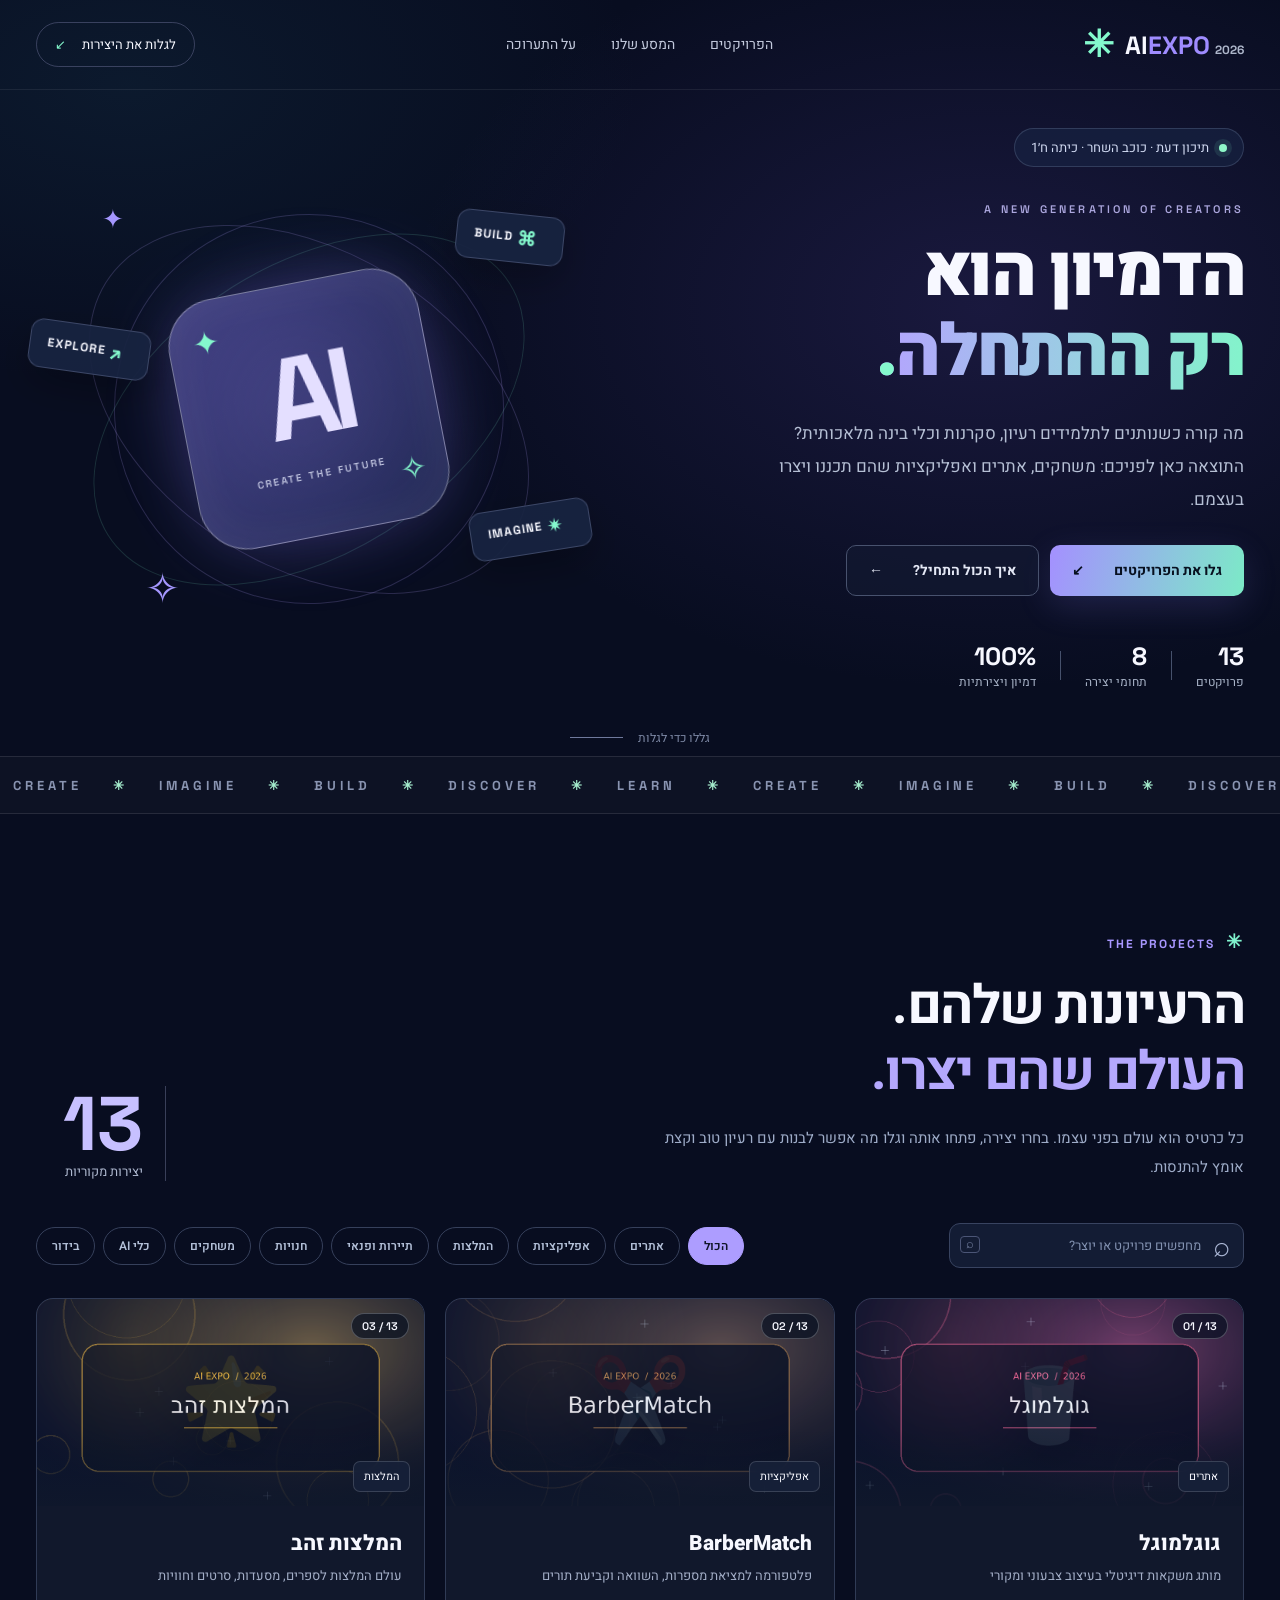
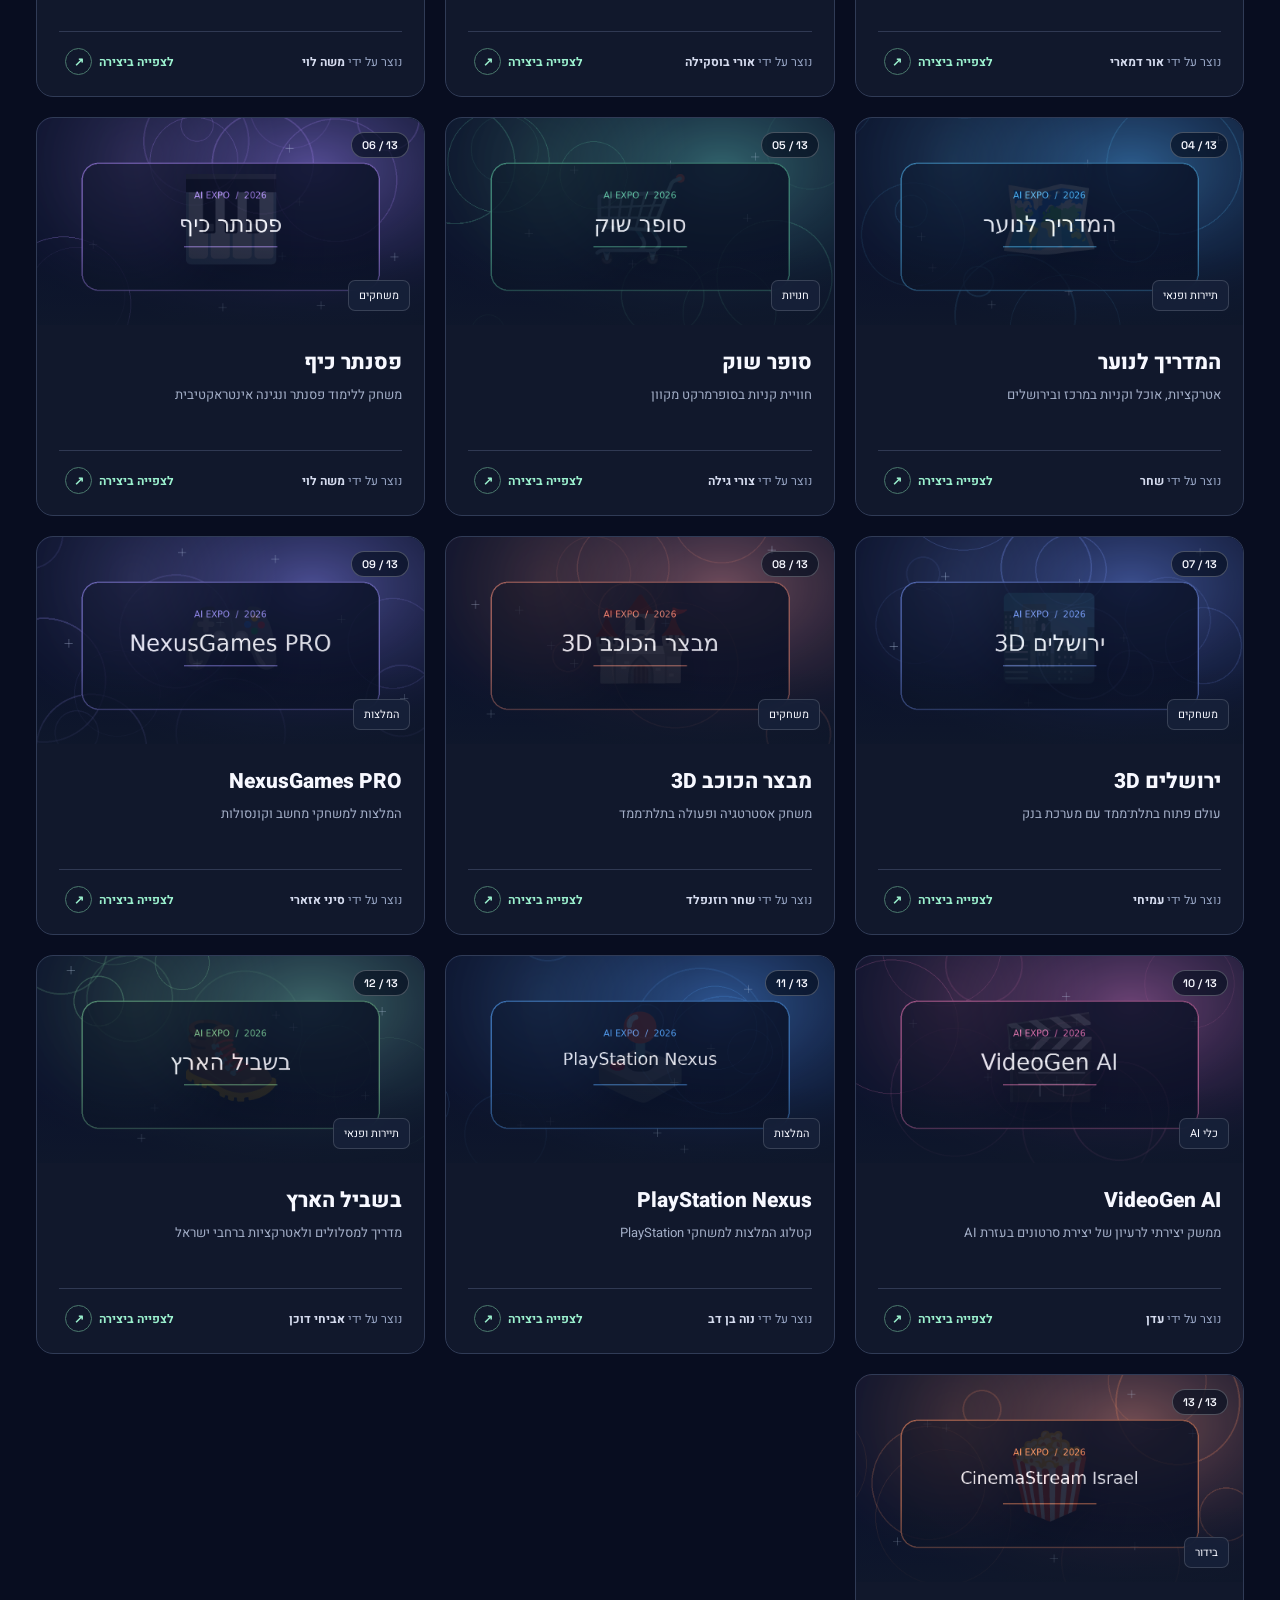
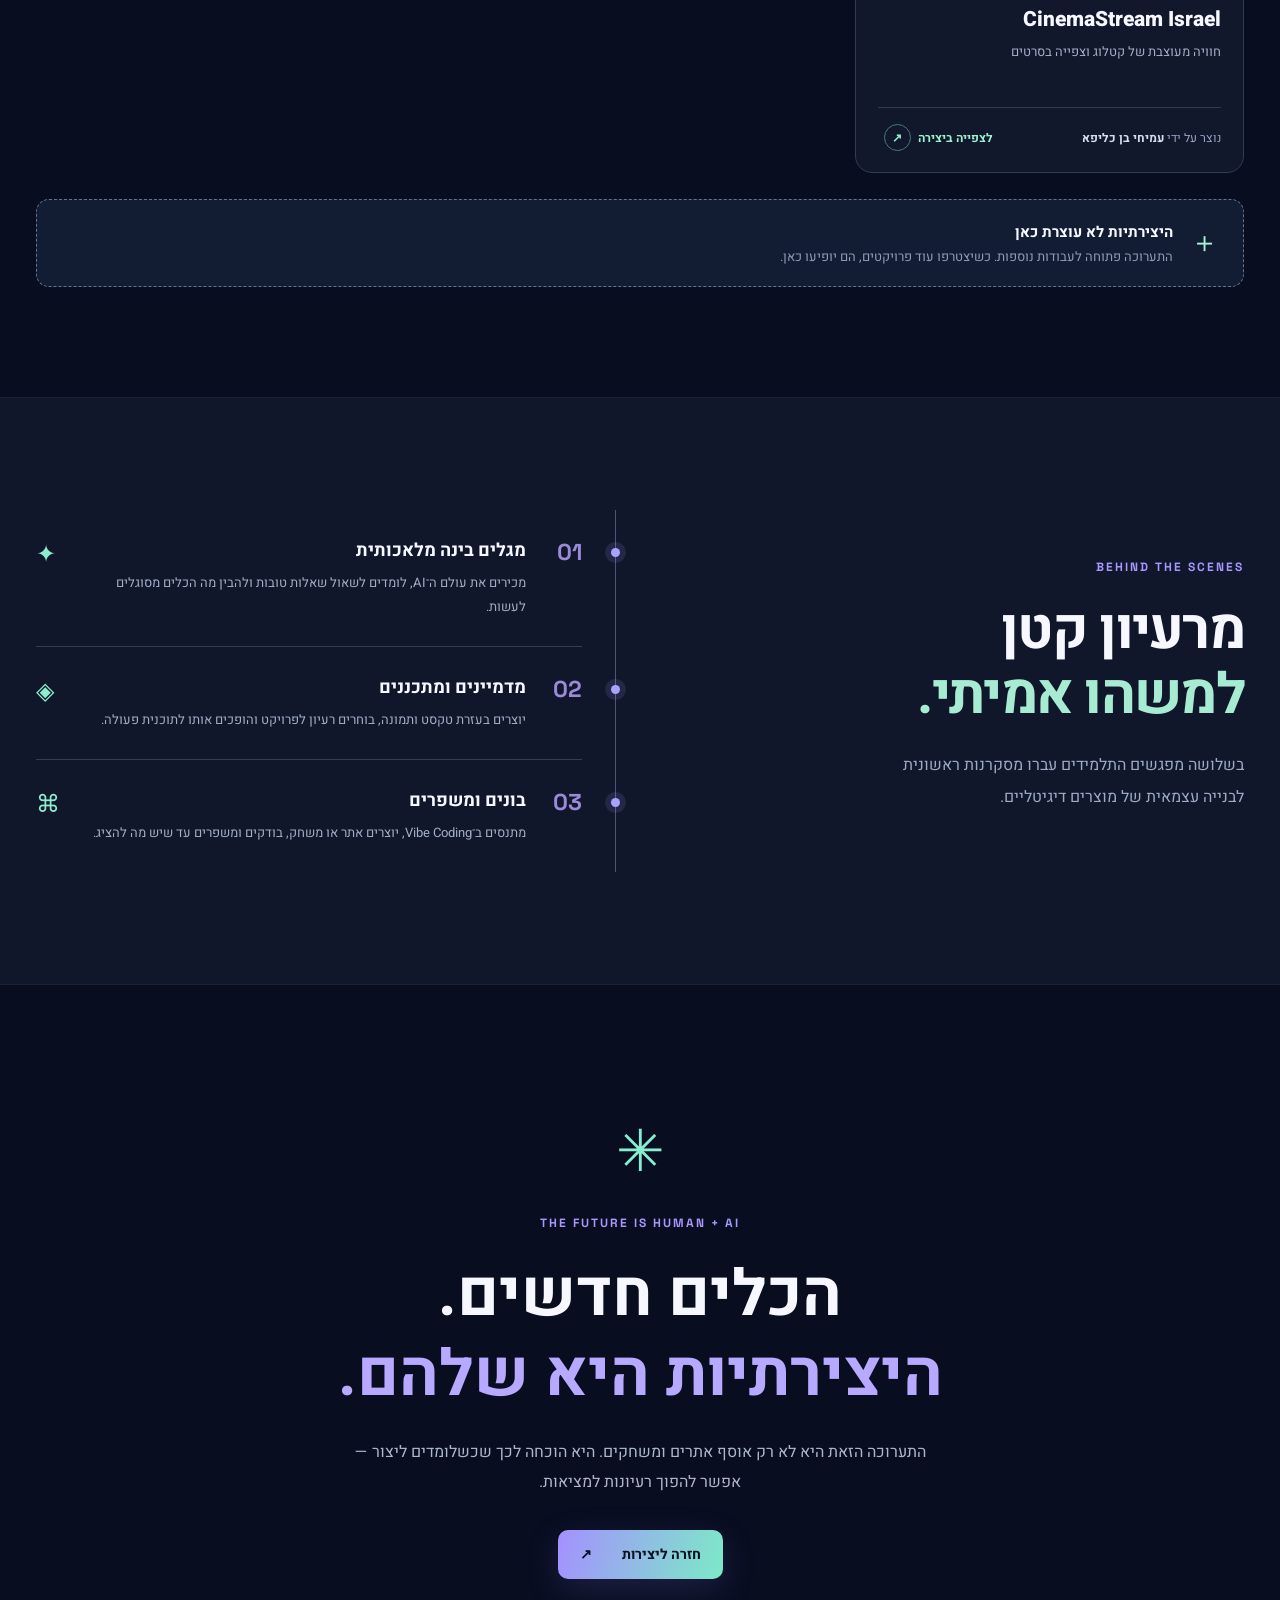
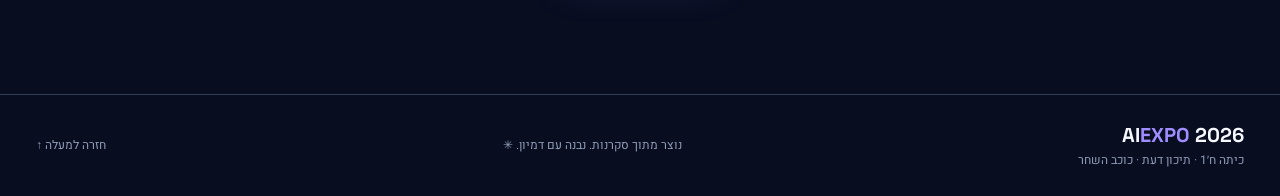
<file: ai-expo-h1/index.html>
<!doctype html>
<html lang="he" dir="rtl">
<head>
  <meta charset="utf-8" />
  <meta name="viewport" content="width=device-width,initial-scale=1" />
  <meta name="description" content="AI EXPO 2026 — תערוכת יצירות הבינה המלאכותית של כיתה ח׳1, תיכון דעת כוכב השחר" />
  <meta name="theme-color" content="#080e23" />
  <title>AI EXPO 2026 | כיתה ח׳1 · תיכון דעת</title>
  <link rel="preconnect" href="https://fonts.googleapis.com" />
  <link rel="preconnect" href="https://fonts.gstatic.com" crossorigin />
  <link href="https://fonts.googleapis.com/css2?family=Heebo:wght@300;400;500;600;700;800;900&family=Space+Grotesk:wght@400;500;600;700&display=swap" rel="stylesheet" />
  <link rel="stylesheet" href="style.css" />
</head>
<body>
  <div class="page-glow"></div>
  <header class="topbar" id="top">
    <div class="nav-container wrap">
      <a class="brand" href="#top" aria-label="חזרה לראש העמוד"><span class="brand-mark">✳</span><span>AI<span class="brand-accent">EXPO</span><small>2026</small></span></a>
      <nav aria-label="ניווט ראשי"><a href="#projects">הפרויקטים</a><a href="#journey">המסע שלנו</a><a href="#about">על התערוכה</a></nav>
      <a class="nav-button" href="#projects">לגלות את היצירות <span>↙</span></a>
    </div>
  </header>
  <main>
    <section class="hero wrap">
      <div class="hero-inner">
        <div class="hero-copy">
          <span class="eyebrow"><span class="pulse"></span> תיכון דעת · כוכב השחר · כיתה ח׳1</span>
          <div class="hero-overline">A NEW GENERATION OF CREATORS</div>
          <h1>הדמיון הוא<br /><span>רק ההתחלה<span class="h1-dot">.</span></span></h1>
          <p class="hero-description">מה קורה כשנותנים לתלמידים רעיון, סקרנות וכלי בינה מלאכותית? התוצאה כאן לפניכם: משחקים, אתרים ואפליקציות שהם תכננו ויצרו בעצמם.</p>
          <div class="hero-actions"><a class="btn primary" href="#projects">גלו את הפרויקטים <span>↙</span></a><a class="btn secondary" href="#journey">איך הכול התחיל? <span>←</span></a></div>
          <div class="hero-meta"><div><strong id="projectCount">13</strong><span>פרויקטים</span></div><div class="meta-divider"></div><div><strong id="categoryCount">7</strong><span>תחומי יצירה</span></div><div class="meta-divider"></div><div><strong>100%</strong><span>דמיון ויצירתיות</span></div></div>
        </div>
        <div class="hero-art" aria-hidden="true"><div class="orbit orbit-one"></div><div class="orbit orbit-two"></div><div class="orbit orbit-three"></div><div class="hero-halo"></div><div class="center-art"><div class="sparkle-left">✦</div><span class="art-ai">AI</span><span class="art-label">CREATE THE FUTURE</span><div class="sparkle-right">✧</div></div><div class="float-card fc-one"><span>⌘</span> BUILD</div><div class="float-card fc-two"><span>✴</span> IMAGINE</div><div class="float-card fc-three"><span>↗</span> EXPLORE</div><div class="tiny-star star-one">✦</div><div class="tiny-star star-two">✧</div></div>
      </div>
      <a class="scroll-hint" href="#projects"><span>גללו כדי לגלות</span><span class="scroll-line"></span></a>
    </section>
    <section class="marquee" aria-label="לומדים יוצרים מגלים"><div class="marquee-track"><span>LEARN <b>✳</b> CREATE <b>✳</b> IMAGINE <b>✳</b> BUILD <b>✳</b> DISCOVER <b>✳</b> LEARN <b>✳</b> CREATE <b>✳</b> IMAGINE <b>✳</b> BUILD <b>✳</b> DISCOVER <b>✳</b></span></div></section>
    <section class="gallery-section wrap" id="projects">
      <div class="section-head"><div><span class="section-kicker"><span class="small-star">✳</span> THE PROJECTS</span><h2>הרעיונות שלהם.<br /><span>העולם שהם יצרו.</span></h2><p>כל כרטיס הוא עולם בפני עצמו. בחרו יצירה, פתחו אותה וגלו מה אפשר לבנות עם רעיון טוב וקצת אומץ להתנסות.</p></div><div class="section-counter"><span id="countLarge">13</span><small>יצירות מקוריות</small></div></div>
      <div class="toolbar"><div class="search-wrap"><span class="search-ico">⌕</span><input id="search" type="search" placeholder="מחפשים פרויקט או יוצר?" autocomplete="off" aria-label="חיפוש פרויקט" /><kbd>⌕</kbd></div><div class="filter-list" id="filters" role="group" aria-label="סינון לפי תחום"></div></div>
      <div class="grid" id="gallery" aria-live="polite"></div>
      <div id="emptyState" class="empty" hidden><span>✳</span><h3>לא נמצאו יצירות מתאימות</h3><p>נסו חיפוש אחר או בחרו בכל הפרויקטים.</p><button type="button" id="clearSearch">הצגת הכול</button></div>
      <div class="more-note"><span class="note-icon">＋</span><div><strong>היצירתיות לא עוצרת כאן</strong><p>התערוכה פתוחה לעבודות נוספות. כשיצטרפו עוד פרויקטים, הם יופיעו כאן.</p></div></div>
    </section>
    <section class="journey-section" id="journey"><div class="wrap journey-inner"><div class="journey-heading"><span class="section-kicker">BEHIND THE SCENES</span><h2>מרעיון קטן<br /><em>למשהו אמיתי.</em></h2><p>בשלושה מפגשים התלמידים עברו מסקרנות ראשונית לבנייה עצמאית של מוצרים דיגיטליים.</p></div><div class="journey-steps"><article class="step"><span class="step-number">01</span><div><h3>מגלים בינה מלאכותית</h3><p>מכירים את עולם ה־AI, לומדים לשאול שאלות טובות ולהבין מה הכלים מסוגלים לעשות.</p></div><span class="step-icon">✦</span></article><article class="step"><span class="step-number">02</span><div><h3>מדמיינים ומתכננים</h3><p>יוצרים בעזרת טקסט ותמונה, בוחרים רעיון לפרויקט והופכים אותו לתוכנית פעולה.</p></div><span class="step-icon">◈</span></article><article class="step"><span class="step-number">03</span><div><h3>בונים ומשפרים</h3><p>מתנסים ב־Vibe Coding, יוצרים אתר או משחק, בודקים ומשפרים עד שיש מה להציג.</p></div><span class="step-icon">⌘</span></article></div></div></section>
    <section class="closing wrap" id="about"><span class="closing-symbol">✳</span><span class="section-kicker">THE FUTURE IS HUMAN + AI</span><h2>הכלים חדשים.<br /><span>היצירתיות היא שלהם.</span></h2><p>התערוכה הזאת היא לא רק אוסף אתרים ומשחקים. היא הוכחה לכך שכשלומדים ליצור — אפשר להפוך רעיונות למציאות.</p><a class="btn primary" href="#projects">חזרה ליצירות <span>↗</span></a></section>
  </main>
  <footer><div class="wrap footer-inner"><div class="footer-brand"><strong>AI<span>EXPO</span> 2026</strong><small>כיתה ח׳1 · תיכון דעת · כוכב השחר</small></div><p>נוצר מתוך סקרנות. נבנה עם דמיון. ✳</p><a href="#top">חזרה למעלה ↑</a></div></footer>
  <dialog class="project-modal" id="projectModal" aria-label="תצוגת פרויקט"><div class="modal-bar"><div><span id="modalIcon">✳</span><div><strong id="modalTitle">פרויקט</strong><small id="modalAuthor">יצירה של תלמידי הכיתה</small></div></div><div class="modal-actions"><a id="modalNewTab" href="#" target="_blank" rel="noopener noreferrer">פתיחה בחלון חדש ↗</a><button id="modalClose" type="button" aria-label="סגירת תצוגה">✕</button></div></div><iframe id="modalFrame" title="תצוגת פרויקט" loading="lazy" referrerpolicy="no-referrer"></iframe></dialog>
  <script src="app.js" defer></script>
</body>
</html>
</file>
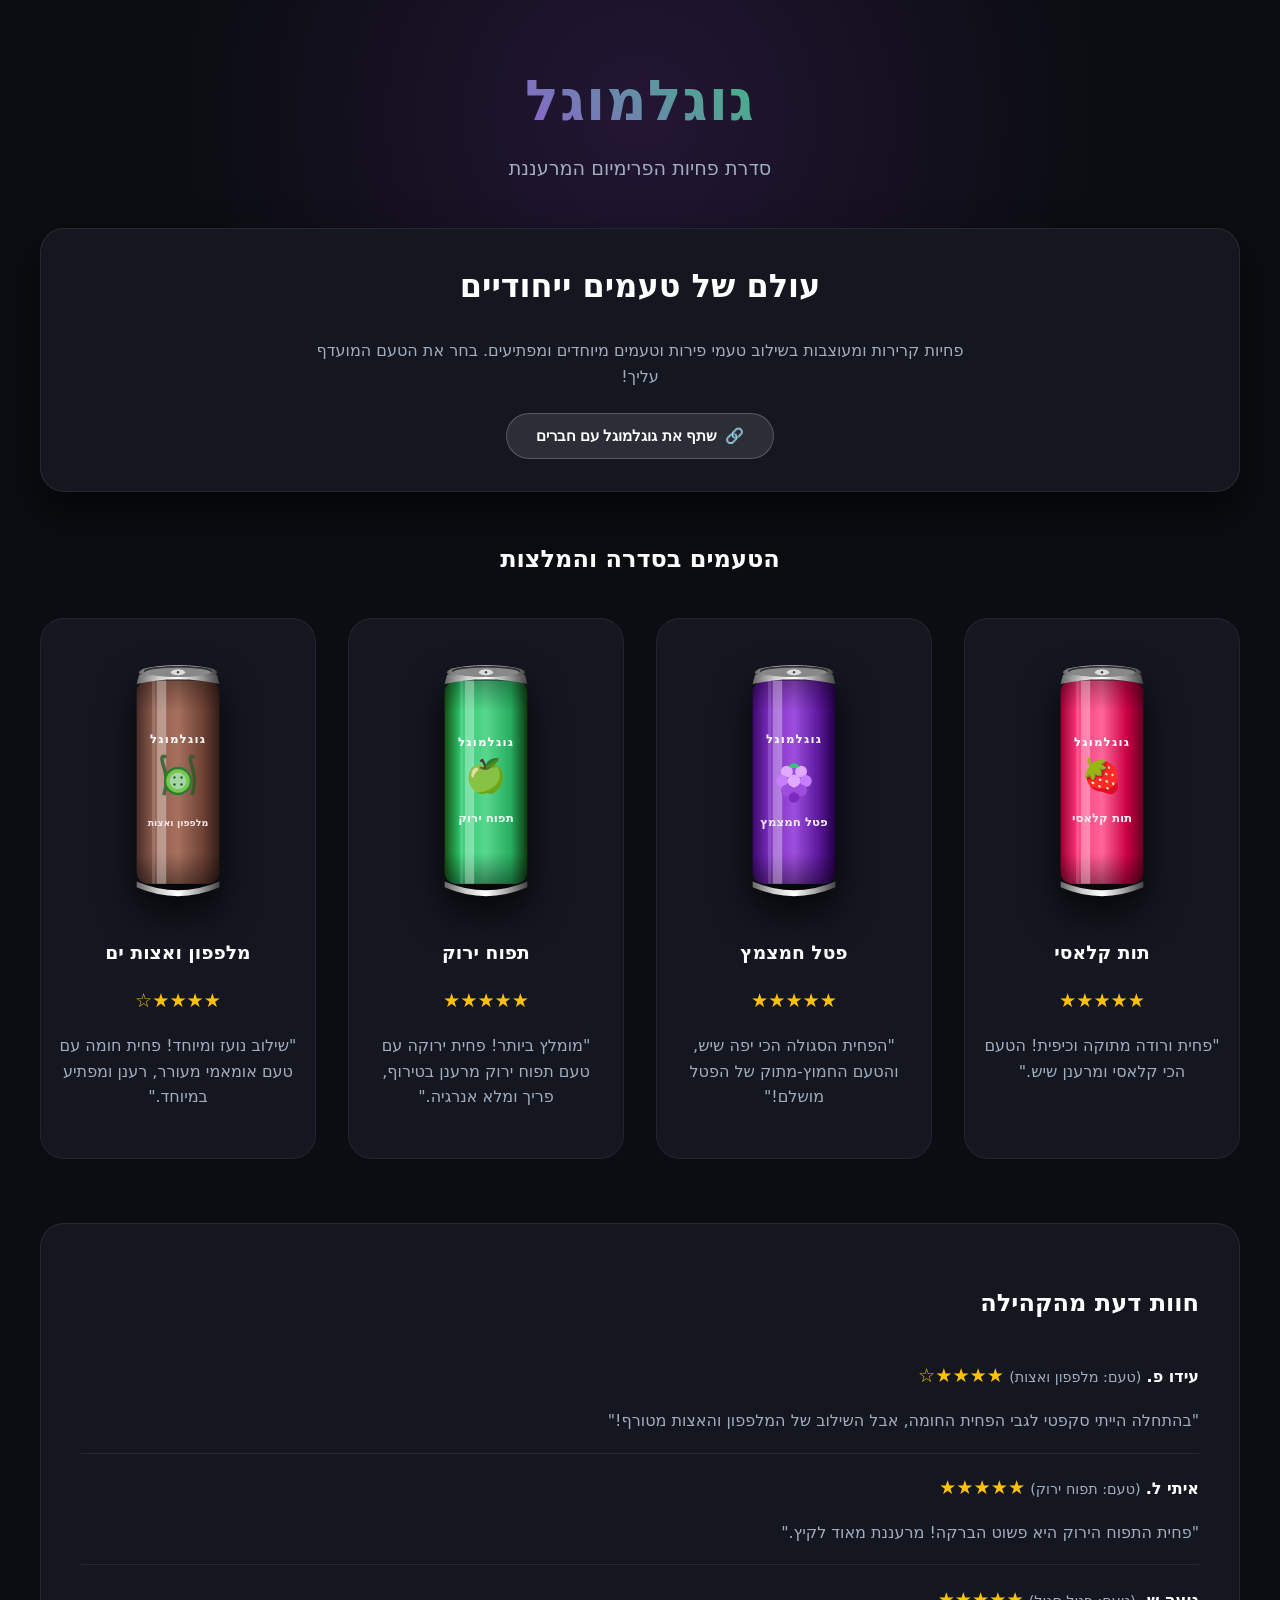
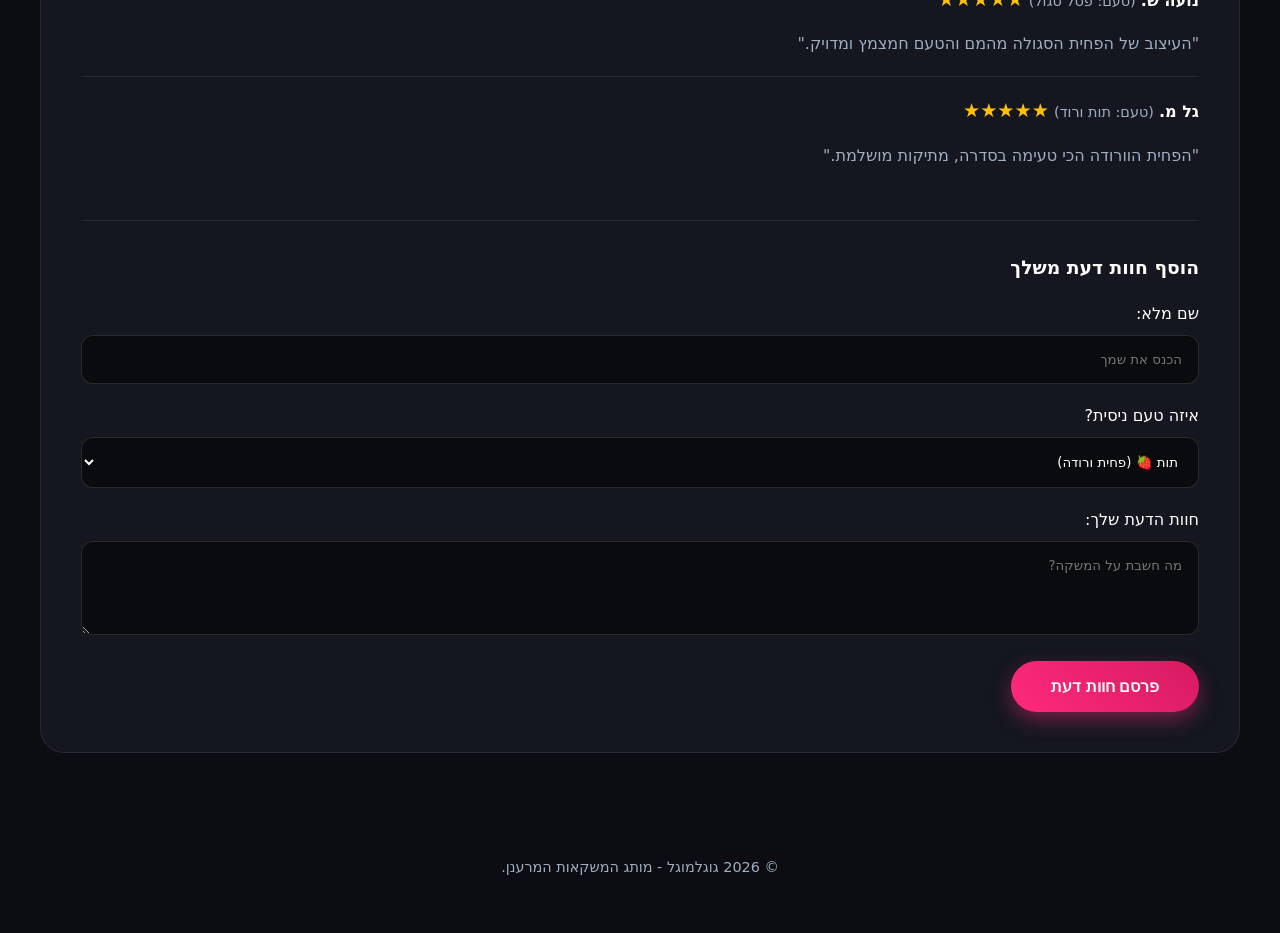
<file: ai-expo-h1/projects/googlemogel.html>
<!DOCTYPE html>
<html lang="he" dir="rtl">
<head>
    <meta charset="UTF-8">
    <meta name="viewport" content="width=device-width, initial-scale=1.0">
    <title>גוגלמוגל - סדרת המשקאות המרעננת</title>
    <style>
        :root {
            --bg-color: #0b0d12;
            --card-bg: #141720;
            --text-main: #ffffff;
            --text-sub: #a0aec0;
            --pink-accent: #ff2a7d;
            --purple-accent: #9d4edd;
            --green-accent: #2ecc71;
            --brown-accent: #8d5b4c;
        }

        body {
            font-family: 'Segoe UI', system-ui, -apple-system, sans-serif;
            margin: 0;
            padding: 0;
            background-color: var(--bg-color);
            color: var(--text-main);
            line-height: 1.6;
        }

        header {
            background: radial-gradient(circle at center, #231634 0%, var(--bg-color) 70%);
            padding: 3.5rem 1rem 1.5rem 1rem;
            text-align: center;
        }

        header h1 {
            font-size: 3.5rem;
            margin: 0;
            background: linear-gradient(45deg, var(--pink-accent), var(--purple-accent), var(--green-accent), var(--brown-accent));
            -webkit-background-clip: text;
            -webkit-text-fill-color: transparent;
            font-weight: 900;
            letter-spacing: 1px;
        }

        header p {
            font-size: 1.2rem;
            color: var(--text-sub);
            margin-top: 0.5rem;
        }

        .container {
            max-width: 1200px;
            margin: 0 auto;
            padding: 0 1.5rem 3rem 1.5rem;
        }

        .hero-banner {
            background: var(--card-bg);
            border: 1px solid rgba(255, 255, 255, 0.08);
            border-radius: 24px;
            padding: 2rem;
            text-align: center;
            box-shadow: 0 20px 40px rgba(0,0,0,0.6);
            margin-bottom: 3rem;
            position: relative;
        }

        .hero-banner h2 {
            font-size: 2rem;
            margin-top: 0;
        }

        .flavors-grid {
            display: grid;
            grid-template-columns: repeat(auto-fit, minmax(250px, 1fr));
            gap: 2rem;
        }

        .flavor-card {
            background: var(--card-bg);
            border: 1px solid rgba(255, 255, 255, 0.06);
            border-radius: 24px;
            padding: 2rem 1rem;
            text-align: center;
            transition: transform 0.4s cubic-bezier(0.175, 0.885, 0.32, 1.275), box-shadow 0.4s ease;
            position: relative;
        }

        .flavor-card:hover {
            transform: translateY(-12px);
            box-shadow: 0 20px 40px rgba(0,0,0,0.7);
        }

        .can-svg {
            width: 150px;
            height: 260px;
            filter: drop-shadow(0 20px 18px rgba(0,0,0,0.8));
            transition: transform 0.4s ease;
        }

        .flavor-card:hover .can-svg {
            transform: scale(1.06) rotate(-2deg);
        }

        .rating {
            color: #ffc107;
            font-size: 1.2rem;
            margin: 1rem 0 0.5rem 0;
        }

        .review-section {
            background: var(--card-bg);
            border: 1px solid rgba(255, 255, 255, 0.08);
            border-radius: 24px;
            padding: 2.5rem;
            margin-top: 4rem;
        }

        .review-form input, .review-form textarea, .review-form select {
            width: 100%;
            padding: 1rem;
            margin: 0.5rem 0 1.2rem 0;
            background: #090b0f;
            border: 1px solid rgba(255, 255, 255, 0.12);
            border-radius: 12px;
            color: white;
            box-sizing: border-box;
            font-family: inherit;
        }

        .review-form input:focus, .review-form textarea:focus, .review-form select:focus {
            outline: none;
            border-color: var(--pink-accent);
        }

        .btn {
            background: linear-gradient(45deg, var(--pink-accent), #d61b60);
            color: white;
            border: none;
            padding: 1rem 2.5rem;
            font-size: 1rem;
            border-radius: 50px;
            cursor: pointer;
            font-weight: bold;
            box-shadow: 0 8px 20px rgba(255, 42, 125, 0.4);
            transition: transform 0.2s ease, opacity 0.2s ease;
        }

        .btn:hover {
            opacity: 0.95;
            transform: scale(1.02);
        }

        /* עיצוב כפתור השיתוף */
        .share-btn {
            background: rgba(255, 255, 255, 0.1);
            color: white;
            border: 1px solid rgba(255, 255, 255, 0.2);
            padding: 0.8rem 1.8rem;
            font-size: 0.95rem;
            border-radius: 50px;
            cursor: pointer;
            font-weight: bold;
            margin-top: 1.5rem;
            display: inline-flex;
            align-items: center;
            gap: 0.5rem;
            transition: background 0.3s ease, transform 0.2s ease;
        }

        .share-btn:hover {
            background: rgba(255, 255, 255, 0.2);
            transform: scale(1.03);
        }

        .review-item {
            border-bottom: 1px solid rgba(255, 255, 255, 0.08);
            padding: 1.2rem 0;
        }

        .review-item:last-child {
            border-bottom: none;
        }

        footer {
            text-align: center;
            padding: 2.5rem;
            color: var(--text-sub);
            font-size: 0.9rem;
        }
    </style>
</head>
<body>

    <header>
        <h1>גוגלמוגל</h1>
        <p>סדרת פחיות הפרימיום המרעננת</p>
    </header>

    <div class="container">
        <section class="hero-banner">
            <h2>עולם של טעמים ייחודיים</h2>
            <p style="color: var(--text-sub); max-width: 650px; margin: 0 auto;">פחיות קרירות ומעוצבות בשילוב טעמי פירות וטעמים מיוחדים ומפתיעים. בחר את הטעם המועדף עליך!</p>
            
            <!-- כפתור שיתוף -->
            <button class="share-btn" id="shareBtn">
                <span>🔗</span> שתף את גוגלמוגל עם חברים
            </button>
        </section>

        <h2 style="text-align: center; margin-bottom: 2.5rem;">הטעמים בסדרה והמלצות</h2>
        <div class="flavors-grid">
            
            <!-- פחית תות (ורודה) -->
            <div class="flavor-card">
                <svg class="can-svg" viewBox="0 0 120 220">
                    <defs>
                        <linearGradient id="strawberryGrad" x1="0%" y1="0%" x2="100%" y2="0%">
                            <stop offset="0%" stop-color="#990033" />
                            <stop offset="20%" stop-color="#ff3377" />
                            <stop offset="50%" stop-color="#ff6699" />
                            <stop offset="80%" stop-color="#cc0044" />
                            <stop offset="100%" stop-color="#660022" />
                        </linearGradient>
                        <linearGradient id="metalGrad" x1="0%" y1="0%" x2="100%" y2="0%">
                            <stop offset="0%" stop-color="#666" />
                            <stop offset="25%" stop-color="#ccc" />
                            <stop offset="50%" stop-color="#fff" />
                            <stop offset="75%" stop-color="#aaa" />
                            <stop offset="100%" stop-color="#444" />
                        </linearGradient>
                        <linearGradient id="innerShadow" x1="0%" y1="0%" x2="0%" y2="100%">
                            <stop offset="0%" stop-color="black" stop-opacity="0.3" />
                            <stop offset="15%" stop-color="black" stop-opacity="0" />
                            <stop offset="85%" stop-color="black" stop-opacity="0" />
                            <stop offset="100%" stop-color="black" stop-opacity="0.4" />
                        </linearGradient>
                    </defs>

                    <path d="M 25 195 Q 60 210 95 195 L 95 200 Q 60 215 25 200 Z" fill="url(#metalGrad)" />
                    <rect x="25" y="25" width="70" height="172" rx="10" fill="url(#strawberryGrad)" />
                    <rect x="25" y="25" width="70" height="172" rx="10" fill="url(#innerShadow)" />
                    <rect x="42" y="25" width="8" height="172" fill="white" opacity="0.35" />
                    <rect x="38" y="25" width="3" height="172" fill="white" opacity="0.15" />

                    <path d="M 25 28 Q 60 20 95 28 L 93 20 Q 60 13 27 20 Z" fill="url(#metalGrad)" />
                    <ellipse cx="60" cy="18" rx="33" ry="6" fill="url(#metalGrad)" />
                    <ellipse cx="60" cy="17" rx="29" ry="4.5" fill="#333" />
                    <ellipse cx="60" cy="18" rx="28" ry="4" fill="#888" />
                    <ellipse cx="60" cy="18" rx="6" ry="2.5" fill="#ddd" />
                    <circle cx="60" cy="18" r="1" fill="#444" />

                    <text x="60" y="80" font-size="10" fill="white" font-weight="900" text-anchor="middle" letter-spacing="1">גוגלמוגל</text>
                    <text x="60" y="115" font-size="28" text-anchor="middle">🍓</text>
                    <text x="60" y="145" font-size="10" fill="#ffe6f0" font-weight="bold" text-anchor="middle">תות קלאסי</text>
                </svg>

                <h3>תות קלאסי</h3>
                <div class="rating">★★★★★</div>
                <p style="color: var(--text-sub);">"פחית ורודה מתוקה וכיפית! הטעם הכי קלאסי ומרענן שיש."</p>
            </div>

            <!-- פחית פטל (סגולה) -->
            <div class="flavor-card">
                <svg class="can-svg" viewBox="0 0 120 220">
                    <defs>
                        <linearGradient id="raspberryGrad" x1="0%" y1="0%" x2="100%" y2="0%">
                            <stop offset="0%" stop-color="#3c096c" />
                            <stop offset="20%" stop-color="#7b2cbf" />
                            <stop offset="50%" stop-color="#9d4edd" />
                            <stop offset="80%" stop-color="#5a189a" />
                            <stop offset="100%" stop-color="#240046" />
                        </linearGradient>
                    </defs>

                    <path d="M 25 195 Q 60 210 95 195 L 95 200 Q 60 215 25 200 Z" fill="url(#metalGrad)" />
                    <rect x="25" y="25" width="70" height="172" rx="10" fill="url(#raspberryGrad)" />
                    <rect x="25" y="25" width="70" height="172" rx="10" fill="url(#innerShadow)" />
                    <rect x="42" y="25" width="8" height="172" fill="white" opacity="0.35" />
                    <rect x="38" y="25" width="3" height="172" fill="white" opacity="0.15" />

                    <path d="M 25 28 Q 60 20 95 28 L 93 20 Q 60 13 27 20 Z" fill="url(#metalGrad)" />
                    <ellipse cx="60" cy="18" rx="33" ry="6" fill="url(#metalGrad)" />
                    <ellipse cx="60" cy="17" rx="29" ry="4.5" fill="#333" />
                    <ellipse cx="60" cy="18" rx="28" ry="4" fill="#888" />
                    <ellipse cx="60" cy="18" rx="6" ry="2.5" fill="#ddd" />
                    <circle cx="60" cy="18" r="1" fill="#444" />

                    <text x="60" y="78" font-size="10" fill="white" font-weight="900" text-anchor="middle" letter-spacing="1">גוגלמוגל</text>
                    
                    <g transform="translate(60, 110)">
                        <circle cx="-6" cy="-8" r="5" fill="#e0aaff" />
                        <circle cx="6" cy="-8" r="5" fill="#e0aaff" />
                        <circle cx="-10" cy="0" r="5" fill="#c77dff" />
                        <circle cx="0" cy="0" r="5.5" fill="#e0aaff" />
                        <circle cx="10" cy="0" r="5" fill="#c77dff" />
                        <circle cx="-6" cy="8" r="5" fill="#9d4edd" />
                        <circle cx="6" cy="8" r="5" fill="#9d4edd" />
                        <circle cx="0" cy="14" r="4.5" fill="#7b2cbf" />
                        <path d="M -5 -12 Q 0 -18 5 -12 Q 0 -10 -5 -12 Z" fill="#2ecc71" />
                    </g>

                    <text x="60" y="148" font-size="10" fill="#f3e8ff" font-weight="bold" text-anchor="middle">פטל חמצמץ</text>
                </svg>

                <h3>פטל חמצמץ</h3>
                <div class="rating">★★★★★</div>
                <p style="color: var(--text-sub);">"הפחית הסגולה הכי יפה שיש, והטעם החמוץ-מתוק של הפטל מושלם!"</p>
            </div>

            <!-- פחית תפוח (ירוקה) -->
            <div class="flavor-card">
                <svg class="can-svg" viewBox="0 0 120 220">
                    <defs>
                        <linearGradient id="appleGrad" x1="0%" y1="0%" x2="100%" y2="0%">
                            <stop offset="0%" stop-color="#145214" />
                            <stop offset="20%" stop-color="#2ecc71" />
                            <stop offset="50%" stop-color="#58d68d" />
                            <stop offset="80%" stop-color="#27ae60" />
                            <stop offset="100%" stop-color="#0e3a0e" />
                        </linearGradient>
                    </defs>

                    <path d="M 25 195 Q 60 210 95 195 L 95 200 Q 60 215 25 200 Z" fill="url(#metalGrad)" />
                    <rect x="25" y="25" width="70" height="172" rx="10" fill="url(#appleGrad)" />
                    <rect x="25" y="25" width="70" height="172" rx="10" fill="url(#innerShadow)" />
                    <rect x="42" y="25" width="8" height="172" fill="white" opacity="0.35" />
                    <rect x="38" y="25" width="3" height="172" fill="white" opacity="0.15" />

                    <path d="M 25 28 Q 60 20 95 28 L 93 20 Q 60 13 27 20 Z" fill="url(#metalGrad)" />
                    <ellipse cx="60" cy="18" rx="33" ry="6" fill="url(#metalGrad)" />
                    <ellipse cx="60" cy="17" rx="29" ry="4.5" fill="#333" />
                    <ellipse cx="60" cy="18" rx="28" ry="4" fill="#888" />
                    <ellipse cx="60" cy="18" rx="6" ry="2.5" fill="#ddd" />
                    <circle cx="60" cy="18" r="1" fill="#444" />

                    <text x="60" y="80" font-size="10" fill="white" font-weight="900" text-anchor="middle" letter-spacing="1">גוגלמוגל</text>
                    <text x="60" y="115" font-size="28" text-anchor="middle">🍏</text>
                    <text x="60" y="145" font-size="10" fill="#e8f8f0" font-weight="bold" text-anchor="middle">תפוח ירוק</text>
                </svg>

                <h3>תפוח ירוק</h3>
                <div class="rating">★★★★★</div>
                <p style="color: var(--text-sub);">"מומלץ ביותר! פחית ירוקה עם טעם תפוח ירוק מרענן בטירוף, פריך ומלא אנרגיה."</p>
            </div>

            <!-- פחית מלפפון ואצות ים (חומה) -->
            <div class="flavor-card">
                <svg class="can-svg" viewBox="0 0 120 220">
                    <defs>
                        <linearGradient id="seaweedGrad" x1="0%" y1="0%" x2="100%" y2="0%">
                            <stop offset="0%" stop-color="#4a2e2b" />
                            <stop offset="20%" stop-color="#8d5b4c" />
                            <stop offset="50%" stop-color="#a6705d" />
                            <stop offset="80%" stop-color="#6e4235" />
                            <stop offset="100%" stop-color="#331c17" />
                        </linearGradient>
                    </defs>

                    <path d="M 25 195 Q 60 210 95 195 L 95 200 Q 60 215 25 200 Z" fill="url(#metalGrad)" />
                    <rect x="25" y="25" width="70" height="172" rx="10" fill="url(#seaweedGrad)" />
                    <rect x="25" y="25" width="70" height="172" rx="10" fill="url(#innerShadow)" />
                    <rect x="42" y="25" width="8" height="172" fill="white" opacity="0.35" />
                    <rect x="38" y="25" width="3" height="172" fill="white" opacity="0.15" />

                    <path d="M 25 28 Q 60 20 95 28 L 93 20 Q 60 13 27 20 Z" fill="url(#metalGrad)" />
                    <ellipse cx="60" cy="18" rx="33" ry="6" fill="url(#metalGrad)" />
                    <ellipse cx="60" cy="17" rx="29" ry="4.5" fill="#333" />
                    <ellipse cx="60" cy="18" rx="28" ry="4" fill="#888" />
                    <ellipse cx="60" cy="18" rx="6" ry="2.5" fill="#ddd" />
                    <circle cx="60" cy="18" r="1" fill="#444" />

                    <text x="60" y="78" font-size="10" fill="white" font-weight="900" text-anchor="middle" letter-spacing="1">גוגלמוגל</text>
                    
                    <g transform="translate(60, 110)">
                        <path d="M -12 12 Q -8 0 -12 -12 T -10 -20" stroke="#2d5a27" stroke-width="3" fill="none" opacity="0.8"/>
                        <path d="M 12 12 Q 16 0 12 -12 T 14 -20" stroke="#2d5a27" stroke-width="3" fill="none" opacity="0.8"/>
                        <circle cx="0" cy="0" r="11" fill="#78c850" stroke="#2e7d32" stroke-width="2"/>
                        <circle cx="0" cy="0" r="7" fill="#a5d6a7"/>
                        <circle cx="-3" cy="-3" r="1" fill="#1b5e20"/>
                        <circle cx="3" cy="3" r="1" fill="#1b5e20"/>
                        <circle cx="-3" cy="3" r="1" fill="#1b5e20"/>
                        <circle cx="3" cy="-3" r="1" fill="#1b5e20"/>
                    </g>

                    <text x="60" y="148" font-size="8" fill="#f5e6e8" font-weight="bold" text-anchor="middle">מלפפון ואצות</text>
                </svg>

                <h3>מלפפון ואצות ים</h3>
                <div class="rating">★★★★☆</div>
                <p style="color: var(--text-sub);">"שילוב נועז ומיוחד! פחית חומה עם טעם אומאמי מעורר, רענן ומפתיע במיוחד."</p>
            </div>

        </div>

        <section class="review-section">
            <h2>חוות דעת מהקהילה</h2>
            
            <div class="reviews-list" id="reviewsContainer">
                <div class="review-item">
                    <strong>עידו פ.</strong> <span style="color:var(--text-sub); font-size:0.9rem;">(טעם: מלפפון ואצות)</span> <span class="rating">★★★★☆</span>
                    <p style="color: var(--text-sub); margin-bottom: 0;">"בהתחלה הייתי סקפטי לגבי הפחית החומה, אבל השילוב של המלפפון והאצות מטורף!"</p>
                </div>
                <div class="review-item">
                    <strong>איתי ל.</strong> <span style="color:var(--text-sub); font-size:0.9rem;">(טעם: תפוח ירוק)</span> <span class="rating">★★★★★</span>
                    <p style="color: var(--text-sub); margin-bottom: 0;">"פחית התפוח הירוק היא פשוט הברקה! מרעננת מאוד לקיץ."</p>
                </div>
                <div class="review-item">
                    <strong>נועה ש.</strong> <span style="color:var(--text-sub); font-size:0.9rem;">(טעם: פטל סגול)</span> <span class="rating">★★★★★</span>
                    <p style="color: var(--text-sub); margin-bottom: 0;">"העיצוב של הפחית הסגולה מהמם והטעם חמצמץ ומדויק."</p>
                </div>
                <div class="review-item">
                    <strong>גל מ.</strong> <span style="color:var(--text-sub); font-size:0.9rem;">(טעם: תות ורוד)</span> <span class="rating">★★★★★</span>
                    <p style="color: var(--text-sub); margin-bottom: 0;">"הפחית הוורודה הכי טעימה בסדרה, מתיקות מושלמת."</p>
                </div>
            </div>

            <hr style="margin: 2rem 0; border: 0; border-top: 1px solid rgba(255,255,255,0.08);">

            <h3>הוסף חוות דעת משלך</h3>
            <form class="review-form" id="reviewForm">
                <label for="name">שם מלא:</label>
                <input type="text" id="name" required placeholder="הכנס את שמך">

                <label for="flavorSelect">איזה טעם ניסית?</label>
                <select id="flavorSelect">
                    <option value="תות (ורוד)">תות 🍓 (פחית ורודה)</option>
                    <option value="פטל (סגול)">פטל 🫐 (פחית סגולה)</option>
                    <option value="תפוח (ירוק)">תפוח 🍏 (פחית ירוקה)</option>
                    <option value="מלפפון ואצות (חום)">מלפפון ואצות 🥒 (פחית חומה)</option>
                </select>

                <label for="reviewText">חוות הדעת שלך:</label>
                <textarea id="reviewText" rows="4" required placeholder="מה חשבת על המשקה?"></textarea>

                <button type="submit" class="btn">פרסם חוות דעת</button>
            </form>
        </section>
    </div>

    <footer>
        <p>© 2026 גוגלמוגל - מותג המשקאות המרענן.</p>
    </footer>

    <script>
        // מנגנון הוספת חוות דעת
        document.getElementById('reviewForm').addEventListener('submit', function(e) {
            e.preventDefault();
            
            const name = document.getElementById('name').value;
            const
</file>
<file: ai-expo-h1/style.css>
:root{color-scheme:dark;--bg:#080d20;--panel:#11182f;--white:#f7f8ff;--muted:#9ca8c3;--purple:#9f8cff;--mint:#84f9cd}*{box-sizing:border-box}html{scroll-behavior:smooth}body{margin:0;background:var(--bg);color:var(--white);font-family:Heebo,Arial,sans-serif;overflow-x:hidden}a{text-decoration:none;color:inherit}button,input{font:inherit}button{cursor:pointer}::selection{background:#987aff;color:white}.wrap{width:min(1220px,calc(100% - 72px));margin-inline:auto}.page-glow{pointer-events:none;position:absolute;top:0;left:0;width:100%;height:850px;background:radial-gradient(ellipse 45% 45% at 77% 36%,#4535884a,transparent),radial-gradient(ellipse 40% 35% at 10% 10%,#1f57702b,transparent);z-index:-1}.topbar{height:90px;border-bottom:1px solid #ffffff12;position:relative;z-index:3}.nav-container{height:100%;display:flex;align-items:center;justify-content:space-between}.brand{font:700 25px 'Space Grotesk',sans-serif;display:flex;align-items:center;gap:11px;direction:ltr}.brand-mark{font-size:37px;color:var(--mint)}.brand-accent,.footer-brand strong span{color:var(--purple)}.brand small{font-size:12px;padding-left:5px;color:#aeb7cb}.topbar nav{display:flex;gap:35px;font-size:14px;color:#c3cadd}.topbar nav a:hover{color:var(--mint)}.nav-button{font-size:13px;border:1px solid #777aa36e;border-radius:40px;padding:12px 18px}.nav-button span{padding-right:13px;color:var(--mint)}.hero{min-height:666px;position:relative}.hero-inner{display:grid;grid-template-columns:1.12fr 1fr;align-items:center;min-height:590px;gap:14px}.hero-copy{z-index:2;padding:38px 0}.eyebrow{display:inline-flex;align-items:center;gap:10px;background:#182443a8;border:1px solid #53617e77;padding:9px 16px;border-radius:60px;color:#d1daf2;font-size:13px}.pulse{height:8px;width:8px;border-radius:100%;background:#8ef7c8;box-shadow:0 0 0 5px #8ef7c81a}.hero-overline{font:600 11px 'Space Grotesk',sans-serif;letter-spacing:3.2px;color:#aba6dd;margin:35px 0 17px;direction:ltr;text-align:right}.hero h1{font-size:clamp(48px,5.6vw,83px);line-height:1.12;letter-spacing:-2.7px;margin:0;font-weight:900}.hero h1>span{background:linear-gradient(92deg,#b5a2ff,#83f4cb);-webkit-background-clip:text;background-clip:text;color:transparent}.h1-dot{color:var(--mint);-webkit-text-fill-color:var(--mint)}.hero-description{max-width:490px;font-size:17px;line-height:1.95;color:#b5bfd4;margin:23px 0 29px}.hero-actions{display:flex;gap:11px;flex-wrap:wrap}.btn{display:inline-flex;gap:30px;align-items:center;justify-content:center;padding:14px 22px;border-radius:10px;font-size:14px;font-weight:700;transition:transform .2s,box-shadow .2s}.btn:hover{transform:translateY(-3px)}.btn.primary{background:linear-gradient(105deg,#a490ff,#7ceac7);color:#07101f;box-shadow:0 10px 35px #8d84ff2a}.btn.secondary{border:1px solid #48526e;color:#e4e8f5;background:#141d3580}.hero-meta{display:flex;gap:24px;align-items:center;margin-top:44px}.hero-meta>div:not(.meta-divider){display:flex;flex-direction:column;gap:1px}.hero-meta strong{font:700 25px 'Space Grotesk',sans-serif}.hero-meta span{font-size:12px;color:#aab5c9}.meta-divider{height:29px;width:1px;background:#46516c}.hero-art{height:500px;position:relative;display:grid;place-items:center;transform:translateX(-9px)}.orbit{position:absolute;border:1px solid #b6a4ff32;border-radius:50%;transform:rotate(-25deg)}.orbit-one{width:390px;height:390px}.orbit-two{width:480px;height:315px;transform:rotate(32deg)}.orbit-three{width:290px;height:475px;transform:rotate(58deg);border-color:#84f9cd25}.hero-halo{position:absolute;width:310px;height:310px;border-radius:50%;background:radial-gradient(circle,#b495ff6e,#6d61df30 44%,transparent 75%);filter:blur(30px)}.center-art{width:254px;height:254px;border:1px solid #ffffff5d;box-shadow:inset 0 0 50px #ffffff10,0 0 65px #8172ef38;background:linear-gradient(135deg,#5753a6b3,#262d5ddd);border-radius:49px;transform:rotate(-11deg);display:flex;flex-direction:column;align-items:center;justify-content:center;backdrop-filter:blur(9px);position:relative}.art-ai{font:700 115px 'Space Grotesk',sans-serif;line-height:1;color:#e4dfff;letter-spacing:-10px}.art-label{font:600 10px 'Space Grotesk',sans-serif;letter-spacing:2px;color:#c1c5e0;margin-top:15px}.sparkle-left,.sparkle-right{position:absolute;color:var(--mint);font-size:32px}.sparkle-left{top:19px;left:24px}.sparkle-right{bottom:24px;right:21px}.float-card{position:absolute;padding:11px 17px;border:1px solid #7c86ab60;background:#172340ec;border-radius:13px;font:700 12px 'Space Grotesk',sans-serif;letter-spacing:1px;box-shadow:0 15px 40px #0004}.float-card span{font-size:19px;color:var(--mint);vertical-align:middle;margin-right:9px}.fc-one{top:54px;right:26px;transform:rotate(6deg)}.fc-two{bottom:105px;right:-1px;transform:rotate(-9deg)}.fc-three{left:2px;top:166px;transform:rotate(8deg)}.tiny-star{position:absolute;color:#a597ff}.star-one{top:42px;left:75px;font-size:26px}.star-two{bottom:38px;left:118px;font-size:42px}.scroll-hint{display:flex;justify-content:center;align-items:center;gap:15px;color:#7d88a4;font-size:12px}.scroll-line{width:53px;height:1px;background:#6f799c}.marquee{border-top:1px solid #f1f5ff1b;border-bottom:1px solid #f1f5ff1b;overflow:hidden;padding:16px 0;background:#ffffff05;white-space:nowrap}.marquee-track{width:max-content;animation:scroll 30s linear infinite}.marquee span{font:700 13px 'Space Grotesk';letter-spacing:4px;color:#8994b1}.marquee b{color:#a5edcd;padding:0 24px}@keyframes scroll{to{transform:translateX(35%)}}.gallery-section{padding-top:115px;padding-bottom:110px;scroll-margin-top:30px}.section-head{display:flex;justify-content:space-between;gap:30px;align-items:end;margin-bottom:42px}.section-kicker{font:700 12px 'Space Grotesk',sans-serif;letter-spacing:2px;color:#a897ff}.small-star{font-size:19px;color:#80f4ce;padding-left:6px}.section-head h2{font-size:clamp(34px,4.2vw,60px);line-height:1.22;letter-spacing:-1.5px;margin:19px 0}.section-head h2 span{color:#b4a8fd}.section-head p{color:#9eacc8;max-width:590px;line-height:1.9;margin:0;font-size:15px}.section-counter{border-right:1px solid #727a9a77;padding-right:22px;display:flex;flex-direction:column;gap:0;min-width:130px}.section-counter span{font:700 76px 'Space Grotesk';line-height:1;color:#c7c0ff}.section-counter small{color:#adb7ce;font-size:13px}.toolbar{display:flex;align-items:center;justify-content:space-between;gap:20px;flex-wrap:wrap;margin-bottom:30px}.search-wrap{position:relative;width:295px;max-width:100%}.search-wrap input{background:#131c34;border:1px solid #384360;border-radius:11px;color:white;padding:12px 42px 12px 32px;outline:0;width:100%;font-size:13px}.search-wrap input:focus{border-color:#a999ff}.search-wrap input::placeholder{color:#8392b1}.search-ico{position:absolute;right:14px;top:3px;color:#aab6d4;font-size:29px}.search-wrap kbd{position:absolute;left:11px;top:13px;border:1px solid #4b5576;padding:0 5px;border-radius:4px;color:#7884a5;font-size:13px}.filter-list{display:flex;gap:8px;flex-wrap:wrap}.filter{border:1px solid #36405b;background:transparent;color:#b2bfd7;border-radius:100px;padding:9px 15px;font-size:12px;font-weight:600;transition:.2s}.filter:hover{border-color:#a18fff;color:white}.filter.active{background:#ad9dff;color:#101528;border-color:#ad9dff}.grid{display:grid;grid-template-columns:repeat(3,minmax(0,1fr));gap:20px}.project-card{background:#11182c;border:1px solid #303b56;border-radius:17px;overflow:hidden;transition:transform .25s,border-color .25s,box-shadow .25s}.project-card:hover{transform:translateY(-6px);border-color:#9687ec;box-shadow:0 18px 50px #0005}.project-cover{height:207px;position:relative;background:radial-gradient(circle at 25% 20%,color-mix(in srgb,var(--accent),#fff 10%) 0,transparent 43%),linear-gradient(135deg,#1c2650,#0c1227);overflow:hidden;display:flex;align-items:center;justify-content:center}.cover-screenshot{position:absolute;inset:0;width:100%;height:100%;object-fit:cover;object-position:center top;transition:transform .4s;opacity:.88}.project-card:hover .cover-screenshot{transform:scale(1.045)}.project-cover:after{content:"";position:absolute;inset:0;background:linear-gradient(0deg,#10192bba,transparent 37%);pointer-events:none}.cover-fallback{font-size:82px;filter:drop-shadow(0 16px 22px #0007)}.project-index{position:absolute;top:14px;right:15px;z-index:1;background:#071021ae;border:1px solid #ffffff3d;border-radius:30px;padding:5px 10px;font:600 11px 'Space Grotesk';direction:ltr}.project-category{position:absolute;z-index:1;bottom:14px;right:14px;padding:6px 10px;border-radius:7px;background:#17213adb;backdrop-filter:blur(6px);font-size:11px;border:1px solid #ffffff27}.project-body{padding:22px 22px 20px}.project-body h3{font-size:21px;margin:0 0 6px;font-weight:800}.project-body p{color:#a3aec7;line-height:1.7;font-size:13px;min-height:45px;margin:0}.project-bottom{display:flex;align-items:center;justify-content:space-between;gap:8px;border-top:1px solid #303953;margin-top:21px;padding-top:15px}.project-author{font-size:12px;color:#96a4c3}.project-author strong{font-weight:700;color:#d5dbee}.project-open{background:none;border:0;color:#9aefcd;display:flex;align-items:center;gap:7px;font-weight:700;font-size:12px}.project-open span{display:grid;place-items:center;border:1px solid #4a786c;border-radius:100%;width:27px;height:27px}.project-open:hover{color:white}.empty{text-align:center;padding:80px 10px;color:#aeb9d5}.empty[hidden]{display:none}.empty>span{font-size:60px;color:var(--purple)}.empty h3{font-size:24px;color:white}.empty button{background:#a899f5;border:0;padding:10px 20px;border-radius:8px;font-weight:700}.more-note{margin-top:26px;display:flex;align-items:center;gap:17px;padding:20px 24px;background:#121d33;border:1px dashed #657392;border-radius:13px}.note-icon{font-size:29px;color:#a4f6d4}.more-note strong{font-size:15px}.more-note p{margin:3px 0 0;color:#8e9cb8;font-size:13px}.journey-section{background:#10172b;border-block:1px solid #ffffff0d;padding:112px 0}.journey-inner{display:grid;grid-template-columns:1fr 1.1fr;gap:100px;align-items:center}.journey-heading h2{font-size:clamp(40px,4.4vw,65px);letter-spacing:-1.7px;line-height:1.16;margin:20px 0}.journey-heading em{font-style:normal;color:#a8ebd3}.journey-heading p{color:#9caac5;line-height:2;max-width:385px}.journey-steps{border-right:1px solid #4e5675;padding-right:33px}.step{position:relative;display:grid;grid-template-columns:42px 1fr 40px;gap:14px;padding:27px 0;border-bottom:1px solid #343c57}.step:last-child{border:0}.step:before{content:'';position:absolute;right:-38px;top:38px;width:9px;height:9px;border-radius:50%;background:#a9a2ff;box-shadow:0 0 0 6px #a9a2ff20}.step-number{font:700 23px 'Space Grotesk';color:#9a8bd9}.step h3{font-size:18px;margin:0 0 7px}.step p{font-size:13px;color:#a1aec7;margin:0;line-height:1.85}.step-icon{font-size:24px;color:#8eedce;text-align:left}.closing{padding:125px 0 115px;text-align:center;max-width:900px}.closing-symbol{font-size:58px;display:block;color:#89eed0;margin-bottom:15px}.closing h2{font-size:clamp(40px,5vw,66px);line-height:1.24;margin:22px 0}.closing h2 span{color:#b7a9ff}.closing p{max-width:580px;line-height:1.9;color:#aeb8cc;margin:0 auto 32px}.closing .btn{margin:auto}footer{border-top:1px solid #333c56;padding:27px 0}.footer-inner{display:flex;align-items:center;justify-content:space-between;gap:15px}.footer-brand{display:flex;flex-direction:column;gap:3px}.footer-brand strong{font:700 20px 'Space Grotesk';direction:ltr;text-align:right}.footer-brand small,footer p,footer a{font-size:12px;color:#909cb8}.footer a:hover{color:#9ef6d4}.project-modal{padding:0;background:#091121;border:1px solid #424c70;color:white;width:calc(100vw - 48px);max-width:1500px;height:calc(100dvh - 40px);max-height:1000px;border-radius:14px;overflow:hidden}.project-modal::backdrop{background:#000c;backdrop-filter:blur(8px)}.modal-bar{display:flex;align-items:center;justify-content:space-between;gap:15px;padding:10px 20px;min-height:68px;background:#141e36}.modal-bar>div{display:flex;align-items:center;gap:12px}.modal-bar>div>span{font-size:30px}.modal-bar strong,.modal-bar small{display:block}.modal-bar strong{font-size:17px}.modal-bar small{font-size:11px;color:#9daac6}.modal-actions{display:flex;gap:15px}.modal-actions a{font-size:12px;color:#9feaca;border:1px solid #507767;border-radius:8px;padding:9px 12px}.modal-actions button{font-size:19px;color:white;background:#38405a;border:0;border-radius:8px;width:37px;height:37px}.project-modal iframe{display:block;width:100%;height:calc(100% - 68px);border:0;background:white}@media(max-width:1100px){.grid{grid-template-columns:repeat(2,minmax(0,1fr))}.hero-art{transform:scale(.85)}.journey-inner{gap:50px}.topbar nav{gap:18px}}@media(max-width:760px){.wrap{width:calc(100% - 36px)}.topbar{height:72px}.topbar nav{display:none}.nav-button{font-size:11px;padding:9px 11px}.brand{font-size:20px}.brand-mark{font-size:28px}.hero{min-height:unset}.hero-inner{grid-template-columns:1fr;padding:40px 0 20px}.hero-copy{padding:10px 0}.hero-overline{margin-top:29px}.hero h1{font-size:clamp(43px,10.5vw,73px)}.hero-description{font-size:15px}.hero-art{height:335px;transform:scale(.7);margin:-20px 0}.hero-meta{margin-top:32px;gap:17px}.scroll-hint{margin-bottom:28px}.gallery-section{padding-top:70px;padding-bottom:70px}.section-head{align-items:start}.section-counter{display:none}.toolbar{align-items:start;flex-direction:column}.search-wrap{width:100%}.filter-list{max-width:100%}.grid{grid-template-columns:1fr;gap:15px}.project-cover{height:220px}.journey-section{padding:75px 0}.journey-inner{grid-template-columns:1fr;gap:30px}.journey-heading h2{font-size:43px}.step{grid-template-columns:35px 1fr 26px}.closing{padding:85px 0}.closing h2{font-size:40px}.footer-inner{flex-wrap:wrap}.footer p{display:none}.project-modal{height:100dvh;width:100vw;max-height:none;border-radius:0;border:0}.modal-bar{padding:9px 12px}.modal-actions a{font-size:10px;padding:8px}.modal-bar strong{font-size:14px}}@media(prefers-reduced-motion:reduce){*,*:before,*:after{scroll-behavior:auto!important;animation:none!important;transition:none!important}}
</file>
